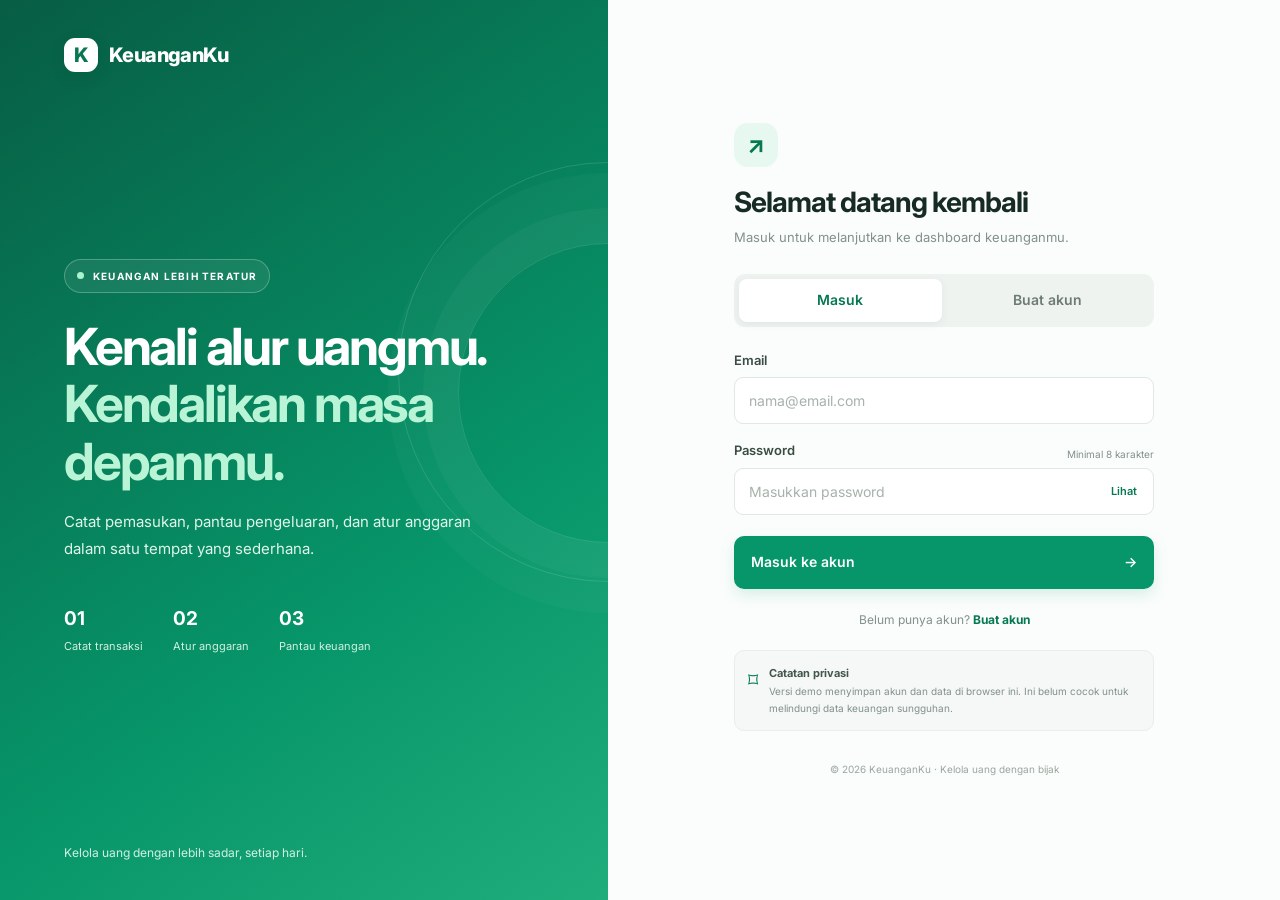
<file: index.html>
<!doctype html>
<html lang="id">
<head>
  <meta charset="UTF-8">
  <meta name="viewport" content="width=device-width, initial-scale=1.0">
  <meta name="theme-color" content="#079669">
  <title>Masuk - KeuanganKu</title>
  <link rel="stylesheet" href="style.css">
  <script src="auth.js" defer></script>
</head>
<body class="auth-body">
  <main class="auth-layout">
    <section class="auth-showcase">
      <a class="brand" href="index.html"><span class="brand-mark">K</span> KeuanganKu</a>
      <div class="showcase-copy">
        <span class="eyebrow"><span class="eyebrow-dot"></span> KEUANGAN LEBIH TERATUR</span>
        <h1>Kenali alur uangmu.<br><span>Kendalikan masa depanmu.</span></h1>
        <p>Catat pemasukan, pantau pengeluaran, dan atur anggaran dalam satu tempat yang sederhana.</p>
        <div class="showcase-stats">
          <div><strong>01</strong><span>Catat transaksi</span></div>
          <div><strong>02</strong><span>Atur anggaran</span></div>
          <div><strong>03</strong><span>Pantau keuangan</span></div>
        </div>
      </div>
      <div class="showcase-footer">Kelola uang dengan lebih sadar, setiap hari.</div>
      <div class="decor decor-one"></div><div class="decor decor-two"></div>
    </section>

    <section class="auth-side">
      <div class="auth-card">
        <div class="mobile-brand"><span class="brand-mark">K</span> KeuanganKu</div>
        <div class="auth-heading">
          <span class="auth-icon">↗</span>
          <h2 id="authTitle">Selamat datang kembali</h2>
          <p id="authSubtitle">Masuk untuk melanjutkan ke dashboard keuanganmu.</p>
        </div>

        <div class="auth-tabs" role="tablist" aria-label="Jenis akun">
          <button type="button" class="auth-tab active" id="loginTab">Masuk</button>
          <button type="button" class="auth-tab" id="registerTab">Buat akun</button>
        </div>

        <form id="authForm">
          <div class="field-group hidden" id="nameGroup">
            <label for="fullName">Nama lengkap</label>
            <input id="fullName" type="text" maxlength="60" autocomplete="name" placeholder="Nama kamu">
          </div>
          <div class="field-group">
            <label for="email">Email</label>
            <input id="email" type="email" maxlength="120" autocomplete="email" placeholder="nama@email.com" required>
          </div>
          <div class="field-group">
            <div class="label-line"><label for="password">Password</label><span class="small-note">Minimal 8 karakter</span></div>
            <div class="password-wrap">
              <input id="password" type="password" minlength="8" maxlength="128" autocomplete="current-password" placeholder="Masukkan password" required>
              <button class="password-toggle" type="button" id="togglePassword" aria-label="Tampilkan password">Lihat</button>
            </div>
          </div>
          <div class="field-group hidden" id="confirmGroup">
            <label for="confirmPassword">Ulangi password</label>
            <div class="password-wrap">
              <input id="confirmPassword" type="password" minlength="8" maxlength="128" autocomplete="new-password" placeholder="Ulangi password">
              <button class="password-toggle" type="button" id="toggleConfirm" aria-label="Tampilkan ulangi password">Lihat</button>
            </div>
          </div>
          <p id="authMessage" class="auth-message" aria-live="polite"></p>
          <button class="auth-submit" type="submit" id="submitButton"><span>Masuk ke akun</span><span aria-hidden="true">→</span></button>
        </form>

        <p class="auth-switch" id="switchText">Belum punya akun? <button type="button" id="switchMode">Buat akun</button></p>
        <div class="privacy-note"><span>⌑</span><p><strong>Catatan privasi</strong><br>Versi demo menyimpan akun dan data di browser ini. Ini belum cocok untuk melindungi data keuangan sungguhan.</p></div>
      </div>
      <p class="copyright">© 2026 KeuanganKu · Kelola uang dengan bijak</p>
    </section>
  </main>
</body>
</html>
</file>
<file: style.css>
@import url("https://fonts.googleapis.com/css2?family=Inter:wght@400;500;600;700;800&display=swap");
:root{--green:#079669;--green-dark:#067852;--green-light:#e7f8f0;--red:#e45c69;--red-light:#fff0f1;--blue:#4285e8;--text:#172b25;--muted:#82918a;--border:#e9efeb;--background:#f7f9f8;--white:#fff}
*{box-sizing:border-box}body{margin:0;font-family:Inter,Arial,sans-serif;color:var(--text);background:var(--background);font-size:14px;line-height:1.6}.container{width:min(1160px,94%);margin:0 auto}
.header{background:#fff;border-bottom:1px solid var(--border);padding:22px 0;margin-bottom:28px}.header-inner{display:flex;align-items:center;justify-content:space-between;gap:20px}.header h1{margin:0;font-size:27px;font-weight:800;letter-spacing:-1px;color:var(--green-dark)}.header p{margin:4px 0 0;color:var(--muted)}.account-menu{display:flex;align-items:center;gap:10px;font-weight:600}.avatar{display:grid;place-items:center;width:36px;height:36px;border-radius:50%;background:var(--green-light);color:var(--green-dark);font-weight:800}.logout-button{padding:8px 12px}
.summary{display:grid;grid-template-columns:repeat(3,minmax(0,1fr));gap:18px;margin-bottom:22px}.card{min-width:0;padding:23px;border:1px solid var(--border);border-radius:16px;background:#fff;box-shadow:0 4px 18px #1e463008;transition:transform .2s,box-shadow .2s}.card:hover{transform:translateY(-2px);box-shadow:0 9px 25px #1e46300f}.card:nth-child(1){background:linear-gradient(135deg,#f0fff8,#fff)}.card:nth-child(2){background:linear-gradient(135deg,#fff5f5,#fff)}.card:nth-child(3){background:linear-gradient(135deg,#f1f6ff,#fff)}.card p{color:var(--muted);font-size:13px;font-weight:600;margin:0 0 9px}.card h2{font-size:clamp(19px,2.2vw,27px);font-weight:800;letter-spacing:-.8px;margin:0;overflow-wrap:anywhere}.card:nth-child(1) h2{color:var(--green)}.card:nth-child(2) h2{color:var(--red)}.card:nth-child(3) h2{color:var(--blue)}
.panel{background:#fff;padding:25px;margin-bottom:20px;border:1px solid var(--border);border-radius:16px;box-shadow:0 4px 18px #1e463008;min-width:0}.panel h2{font-size:19px;font-weight:700;letter-spacing:-.4px;margin:0 0 8px}.panel>p{color:var(--muted)}label{display:block;margin:17px 0 7px;font-size:13px;font-weight:600;color:#43564b}input,select{display:block;width:100%;min-width:0;padding:12px 14px;color:var(--text);background:#fff;border:1px solid #dfe8e2;border-radius:9px;font:inherit;transition:border-color .2s,box-shadow .2s}input::placeholder{color:#a7b2ab}input:focus,select:focus{outline:none;border-color:var(--green);box-shadow:0 0 0 3px #0796691a}
button{display:inline-flex;align-items:center;justify-content:center;gap:7px;padding:11px 17px;border:1px solid transparent;border-radius:9px;background:var(--green);color:#fff;font:inherit;font-weight:600;cursor:pointer;transition:background .2s,transform .2s}button:hover{background:var(--green-dark);transform:translateY(-1px)}button:focus-visible{outline:3px solid #07966940;outline-offset:2px}button:disabled{opacity:.65;cursor:wait;transform:none}.form-buttons{display:flex;flex-wrap:wrap;gap:10px;margin-top:22px}.secondary{background:#f1f4f2;color:#526159;border-color:var(--border)}.secondary:hover{background:#e5ebe7;color:var(--text)}.hidden{display:none!important}
.reports{display:grid;grid-template-columns:repeat(2,minmax(0,1fr));gap:18px}.reports .panel{margin-bottom:20px}.reports strong{color:var(--text);font-weight:700}.budget-form{max-width:460px}.budget-form button{margin-top:14px}.progress-track{height:10px;width:100%;margin:15px 0 9px;background:#eaf0ec;border-radius:100px;overflow:hidden}.progress-bar{height:100%;width:0;background:var(--green);border-radius:inherit;transition:width .35s ease}.warning{color:#b45309;font-size:13px;font-weight:600}.muted{color:var(--muted)}.table-wrap{width:100%;overflow-x:auto;border:1px solid var(--border);border-radius:11px}table{width:100%;border-collapse:collapse;background:#fff;font-size:13px}th,td{padding:15px 14px;border-bottom:1px solid #edf1ee;text-align:left}th{background:#f8faf9;color:#697a70;font-size:12px;font-weight:700;white-space:nowrap}td{color:#45574c}tbody tr:last-child td{border-bottom:none}tbody tr:hover{background:#fbfdfb}.income{color:var(--green)!important;font-weight:700}.expense{color:var(--red)!important;font-weight:700}.action-buttons{display:flex;gap:6px}.action-buttons button{padding:7px 10px;font-size:12px;border-radius:7px}.edit-button{background:#edf4ff;color:#3675cf}.edit-button:hover{background:#dceaff;color:#2459a5}.delete-button{background:var(--red-light);color:#d94b59}.delete-button:hover{background:#ffe0e3;color:#b62e3d}.footer-note{margin:25px 0;text-align:center;color:var(--muted);font-size:12px}

/* Halaman login */
.auth-body{min-height:100vh;background:#fff}.auth-layout{min-height:100vh;display:grid;grid-template-columns:minmax(340px, .95fr) minmax(440px,1.05fr)}.auth-showcase{position:relative;overflow:hidden;display:flex;flex-direction:column;justify-content:space-between;padding:38px clamp(30px,5vw,78px);background:linear-gradient(145deg,#075d43,#079669 65%,#20ad7c);color:#fff}.brand{display:flex;align-items:center;gap:11px;color:#fff;text-decoration:none;font-size:20px;font-weight:800;letter-spacing:-.6px;z-index:1}.brand-mark{display:grid;place-items:center;width:34px;height:34px;border-radius:11px;background:#fff;color:var(--green-dark);font-weight:800;box-shadow:0 5px 15px #003d2a22}.showcase-copy{position:relative;z-index:1;max-width:550px;margin:70px 0}.eyebrow{display:inline-flex;align-items:center;gap:9px;padding:8px 12px;border:1px solid #ffffff40;background:#ffffff12;border-radius:100px;font-size:10px;font-weight:700;letter-spacing:1.2px}.eyebrow-dot{width:7px;height:7px;border-radius:50%;background:#a8f4cb}.showcase-copy h1{font-size:clamp(34px,4vw,56px);line-height:1.12;letter-spacing:-2.2px;margin:25px 0 18px}.showcase-copy h1 span{color:#baf4d7}.showcase-copy>p{max-width:420px;color:#e0f5eb;font-size:15px;line-height:1.8}.showcase-stats{display:flex;gap:30px;margin-top:42px}.showcase-stats div{display:flex;flex-direction:column;gap:4px}.showcase-stats strong{font-size:19px}.showcase-stats span{font-size:11px;color:#d1f0e2}.showcase-footer{position:relative;z-index:1;color:#d1f0e2;font-size:12px}.decor{position:absolute;border:1px solid #ffffff20;border-radius:50%;pointer-events:none}.decor-one{width:420px;height:420px;right:-210px;top:18%}.decor-two{width:300px;height:300px;right:-150px;top:27%;box-shadow:0 0 0 35px #ffffff08,0 0 0 70px #ffffff06}
.auth-side{display:flex;flex-direction:column;align-items:center;justify-content:center;padding:35px clamp(24px,5vw,80px);background:#fbfdfc}.auth-card{width:min(100%,420px)}.mobile-brand{display:none;align-items:center;gap:10px;font-size:19px;font-weight:800;color:var(--green-dark);margin-bottom:32px}.mobile-brand .brand-mark{background:var(--green-light)}.auth-heading{margin-bottom:26px}.auth-icon{display:grid;place-items:center;width:44px;height:44px;border-radius:14px;background:var(--green-light);color:var(--green-dark);font-size:24px;font-weight:700}.auth-heading h2{margin:18px 0 7px;font-size:28px;line-height:1.25;letter-spacing:-1px}.auth-heading p{margin:0;color:var(--muted);font-size:13px}.auth-tabs{display:grid;grid-template-columns:1fr 1fr;gap:5px;padding:5px;margin-bottom:23px;background:#eef3f0;border-radius:11px}.auth-tab{border:0;background:transparent;color:#6d7b73;padding:10px;border-radius:8px}.auth-tab:hover{background:#e4ece7;color:var(--text);transform:none}.auth-tab.active{background:#fff;color:var(--green-dark);box-shadow:0 2px 8px #173c2810}.field-group{margin-bottom:16px}.field-group label{margin:0 0 7px;color:#3b4c43}.label-line{display:flex;align-items:center;justify-content:space-between;gap:10px}.small-note{font-size:10px;color:var(--muted)}.password-wrap{position:relative}.password-wrap input{padding-right:84px;height:47px}.field-group>input{height:47px}.password-toggle{position:absolute;right:7px;top:50%;transform:translateY(-50%);padding:6px 9px;background:transparent;color:var(--green-dark);font-size:11px}.password-toggle:hover{background:var(--green-light);transform:translateY(-50%)}.auth-submit{width:100%;justify-content:space-between;margin-top:5px;padding:14px 16px;border-radius:10px;box-shadow:0 6px 15px #07966925}.auth-message{min-height:0;margin:0;font-size:12px}.auth-message:not(:empty){margin:4px 0 12px;padding:10px 12px;border-radius:8px}.auth-message.error{background:#fff0f1;color:#b42332}.auth-message.success{background:#e7f8f0;color:#067852}.auth-switch{text-align:center;margin:21px 0;color:var(--muted);font-size:12px}.auth-switch button{padding:0;background:none;color:var(--green-dark);border:0;font-weight:700}.auth-switch button:hover{transform:none;text-decoration:underline;background:none}.privacy-note{display:flex;align-items:flex-start;gap:11px;padding:13px;border:1px solid #e8eee9;border-radius:10px;background:#f5f8f6;color:var(--muted)}.privacy-note>span{font-size:20px;color:var(--green-dark)}.privacy-note p{margin:0;font-size:10px;line-height:1.7}.privacy-note strong{color:#45574c;font-size:11px}.copyright{margin:30px 0 0;text-align:center;color:#9aa69f;font-size:10px}
@media(max-width:900px){.auth-layout{grid-template-columns:minmax(280px,.8fr) minmax(400px,1.2fr)}.auth-showcase{padding:30px}.showcase-copy h1{font-size:38px}.auth-side{padding:30px}}@media(max-width:680px){.auth-layout{display:block}.auth-showcase{display:none}.auth-side{min-height:100vh;padding:28px 22px}.mobile-brand{display:flex}.auth-card{max-width:430px}.auth-heading h2{font-size:25px}.header-inner{align-items:flex-start;flex-direction:column}.account-menu{width:100%;flex-wrap:wrap}.summary{grid-template-columns:1fr;gap:12px}.card{padding:18px}.card h2{font-size:23px}.reports{grid-template-columns:1fr;gap:0}.panel{padding:18px;margin-bottom:15px}.panel h2{font-size:17px}th,td{padding:12px 10px}}@media(prefers-reduced-motion:reduce){*,*::before,*::after{transition-duration:.01ms!important;scroll-behavior:auto!important}}
</file>
